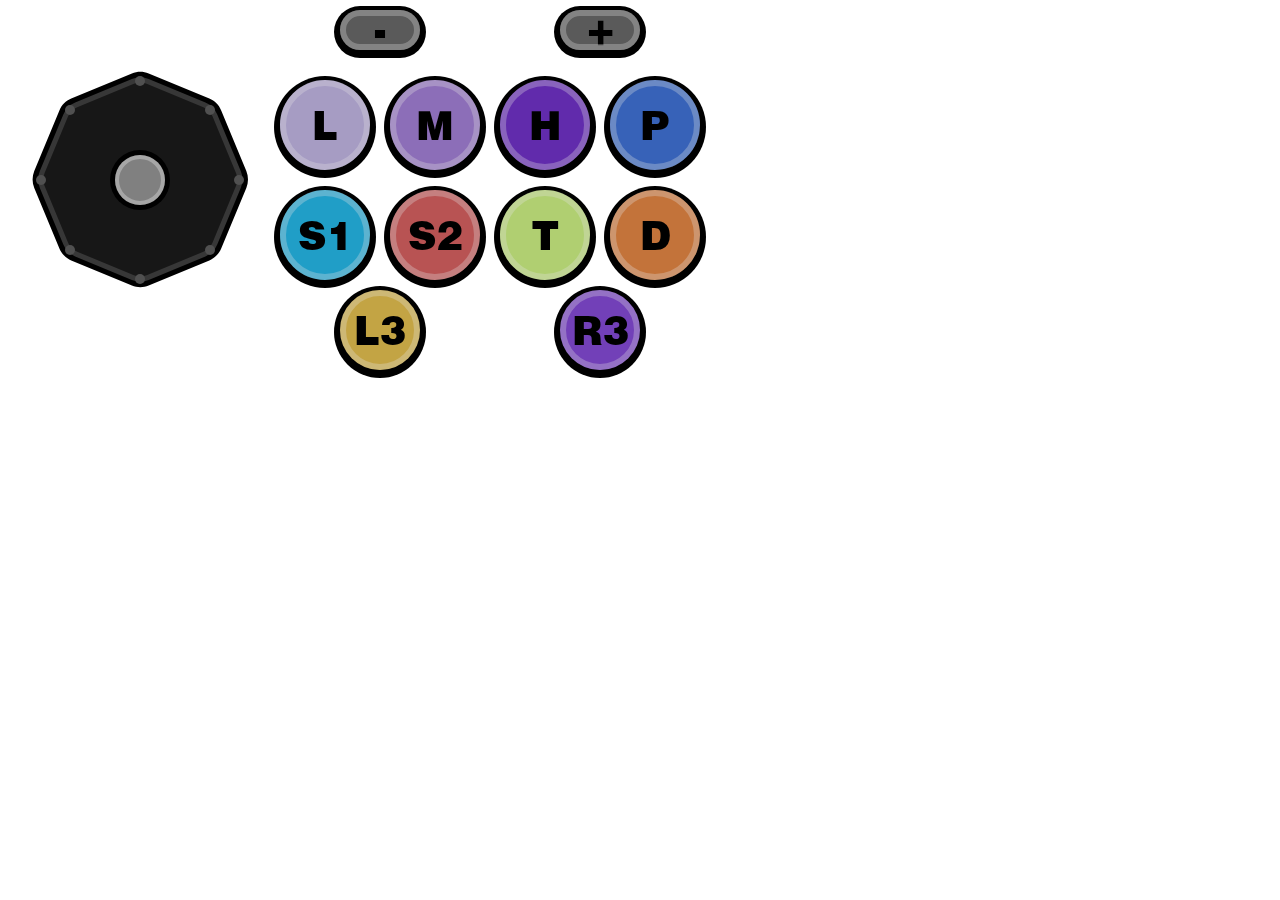
<file: 2XKO_Trailpad.html>
<!DOCTYPE html>
<html lang="en">
<head>
  <meta charset="UTF-8">
  <title>2XKO Overlay</title>
  <style>
    @font-face {
    font-family: 'Swiss721';
    src: url('fonts/Swiss721Black.ttf') format('truetype');         
    font-weight: normal;
    font-style: normal;
    }
    
    html, body {
      width: 100%;
      height: 100%;
      margin: 0;
      background: transparent;
      display: flex;
      justify-content: center;
      align-items: center;
      font-family: 'Swiss721', Arial, sans-serif;
    }

    #app {
      display: flex;
      position: absolute;
      top: 80px;
      left: 30px;
    }

    #stickWrapper {
      width: 220px;
      height: 220px;
      position: absolute;
      top: -10px;
      left: 0px;
      background: rgba(0,0,0,0);
      background-image: url('stickWrapper.svg');
      background-size: contain;
      border-radius: 50%;
    }

    #stickCanvas {
      width: 100%;
      height: 100%;
      display: block;
      background: transparent;
      z-index: 1;
    }

    #joystickHead {
      position: absolute;
      left: 50%;
      top: 50%;
      width: 50px;
      height: 50px;
      border-radius: 50%;
      outline: 4px solid rgba(255,255,255,0.3);
      outline-offset: -4px;
      box-shadow: 0px 0px 0px 5px rgba(0,0,0,1);
      transform: translate(-50%, -50%) scale(1);
      pointer-events: none;
      display: flex;
      align-items: center;
      justify-content: center;
      font-weight: bold;
      font-size: 20px;
      transition: left 0.01s, top 0.01s, transform 0.1s;
      background: rgba(128,128,128,1.0);
      color: #000;
      z-index: 3;
    }

    #directionMarkers {
      position: absolute;
      top: 0;
      left: 0;
      width: 100%;
      height: 100%;
      pointer-events: none;
      z-index: 2;
    }

    .marker {
      position: absolute;
      width: 10px;
      height: 10px;
      border-radius: 50%;
      background: rgba(80,80,80,1);
      transform: translate(-50%, -50%);
      transition: all 0.1s;
    }

    .marker.active {
      background: rgba(255,255,255,1);
      width: 10px;
      height: 10px;
    }

    .btn {
      position: absolute;
      background: rgba(0,0,0,1);
      width: 90px;
      height: 90px;
      display: flex;
      align-items: center;
      justify-content: center;
      font-size: 36px;
      text-transform: uppercase;
      transition: 0.05s;
      border-radius: 50%;
      outline: 6px solid rgba(255,255,255,0.3);
      outline-offset: -6px;
      box-shadow: 0 2px 0px 6px rgba(0,0,0,1.0);      
      filter: brightness(0.9);
      overflow: hidden;
      text-align: center;
      white-space: nowrap;
      color: #000;
    }

    /* Face buttons */
    .btn[data-btn="A"]   { background:#C3E67E; top:110px; left:470px; }
    .btn[data-btn="B"]   { background:#6C30BF; top:0px; left:470px; }
    .btn[data-btn="X"]   { background:#B8ADD9; top:0px; left:250px; }
    .btn[data-btn="Y"]   { background:#9C7ACC; top:0px; left:360px; }

    /* Shoulder + Trigger */
    .btn[data-btn="LB"]  { background:#3D6DCC; top:0px; left:580px; }
    .btn[data-btn="RB"]  { background:#D98041; top:110px; left:580px; }
    .btn[data-btn="LT"]  { background:#24AFDD; top:110px; left:250px;  }
    .btn[data-btn="RT"]  { background:#CC5C5C; top:110px; left:360px; }

    /* Sticks + System */
    .btn[data-btn="LS"]   { background:#D9B64C; top: 210px; left:310px; width: 80px; height: 80px; }
    .btn[data-btn="RS"]   { background:#7F47CC; top: 210px; left:530px; width: 80px; height: 80px; }
    .btn[data-btn="View"] { background:#646464; top:-70px; left:310px; width: 80px; height: 40px; border-radius: 30px; }
    .btn[data-btn="Menu"] { background:#646464; top:-70px; left:530px; width: 80px; height: 40px; border-radius: 30px; }

    .btn.active {
      filter: brightness(1.5);
      transform: scale(1.05);
    }
  </style>
</head>
<body>
  <div id="app">
    <div id="stickWrapper">
      <div id="directionMarkers">
        <div class="marker" id="marker0"></div>
        <div class="marker" id="marker1"></div>
        <div class="marker" id="marker2"></div>
        <div class="marker" id="marker3"></div>
        <div class="marker" id="marker4"></div>
        <div class="marker" id="marker5"></div>
        <div class="marker" id="marker6"></div>
        <div class="marker" id="marker7"></div>
      </div>
      <canvas id="stickCanvas"></canvas>
      <div id="joystickHead"></div>
    </div>

    <div class="btn" data-btn="A">T</div>
    <div class="btn" data-btn="B">H</div>
    <div class="btn" data-btn="X">L</div>
    <div class="btn" data-btn="Y">M</div>

    <div class="btn" data-btn="LB">P</div>
    <div class="btn" data-btn="RB">D</div>
    <div class="btn" data-btn="LT">S1</div>
    <div class="btn" data-btn="RT">S2</div>

    <div class="btn" data-btn="LS">L3</div>
    <div class="btn" data-btn="RS">R3</div>
    <div class="btn" data-btn="View">-</div>
    <div class="btn" data-btn="Menu">+</div>
  </div>

  <script>
    const cfg = {
      deadzone: 0.1,
      trail: 15,
      invertY: false,
      map: {A:0,B:1,X:2,Y:3,LB:4,RB:5,LT:6,RT:7,View:8,Menu:9,LS:10,RS:11},
      ignoredForJoystick: ['View','Menu','LS','RS']
    };

    // Collect manual button elements
    const btnEls = {};
    document.querySelectorAll('.btn').forEach(el => {
      btnEls[el.dataset.btn] = el;
    });

    function autoShrinkButtonText(btn) {
      const maxWidth = btn.clientWidth;
      btn.style.fontSize = "40px";
      requestAnimationFrame(() => {
        let fontSize = parseInt(window.getComputedStyle(btn).fontSize);
        while (btn.scrollWidth > maxWidth && fontSize > 8) {
          fontSize--;
          btn.style.fontSize = fontSize + "px";
        }
      });
    }
    Object.values(btnEls).forEach(autoShrinkButtonText);

    // GAMEPAD HANDLING
    let gamepadIndex = null;
    window.addEventListener('gamepadconnected', e => gamepadIndex = e.gamepad.index);
    window.addEventListener('gamepaddisconnected', () => gamepadIndex = null);

    const joystick = document.getElementById('joystickHead');
    const lastPressedTimes = {};

    function updateButtons(pad) {
      if (!pad?.buttons) {
        joystick.style.transform = 'translate(-50%, -50%) scale(1)';
        joystick.textContent = '';
        joystick.style.background = 'rgba(128,128,128,1)';
        joystick.style.color = '#fff';
        Object.values(btnEls).forEach(btn => btn.classList.remove('active'));
        return;
      }

      for (const key in btnEls) {
        const idx = cfg.map[key];
        if (idx === undefined) continue;
        const pressed = !!pad.buttons[idx]?.pressed;
        btnEls[key].classList.toggle('active', pressed);
        lastPressedTimes[key] = pressed ? performance.now() : lastPressedTimes[key] || 0;
      }

      let activeBtn = null, latestTime = -1;
      for (const key in lastPressedTimes) {
        if (btnEls[key].classList.contains('active') &&
            !cfg.ignoredForJoystick.includes(key) &&
            lastPressedTimes[key] > latestTime) {
          latestTime = lastPressedTimes[key];
          activeBtn = key;
        }
      }

      if (activeBtn) {
        const btnColor = window.getComputedStyle(btnEls[activeBtn]).backgroundColor;
        const btnTextColor = window.getComputedStyle(btnEls[activeBtn]).color;
        joystick.style.transform = 'translate(-50%, -50%) scale(1.3)';
        joystick.textContent = btnEls[activeBtn].textContent;
        joystick.style.background = btnColor;
        joystick.style.color = btnTextColor;
      } else {
        joystick.style.transform = 'translate(-50%, -50%) scale(1)';
        joystick.textContent = '';
        joystick.style.background = 'rgba(128,128,128,1)';
        joystick.style.color = '#fff';
      }
    }

    // --- joystick/trail logic unchanged ---
    function radialDeadzone(x, y, dz) {
      const mag = Math.hypot(x, y);
      if (mag < dz) return {x:0, y:0};
      const s = (mag - dz) / (1 - dz);
      return {x: x * s / mag, y: y * s / mag};
    }
    function clampCircle(x, y) {
      const mag = Math.hypot(x, y);
      if (mag > 1) return {x: x/mag, y: y/mag};
      return {x, y};
    }
    function getStickXY(pad) {
      if (!pad) return {x:0, y:0};
      let {x, y} = radialDeadzone(pad.axes[0]||0, pad.axes[1]||0, cfg.deadzone);
      const up = pad.buttons[12]?.pressed ? 1 : 0;
      const down = pad.buttons[13]?.pressed ? 1 : 0;
      const left = pad.buttons[14]?.pressed ? 1 : 0;
      const right = pad.buttons[15]?.pressed ? 1 : 0;
      x += right - left;
      y += down - up;
      if (cfg.invertY) y *= -1;
      return clampCircle(x, y);
    }
    let smooth = {x:0, y:0};
    const SMOOTH = 0.95;
    function getSmoothedXY(pad) {
      const t = getStickXY(pad);
      smooth.x += (t.x - smooth.x) * SMOOTH;
      smooth.y += (t.y - smooth.y) * SMOOTH;
      return clampCircle(smooth.x, smooth.y);
    }
    const directions = [
      {x:0,y:-1},{x:1,y:-1},{x:1,y:0},{x:1,y:1},
      {x:0,y:1},{x:-1,y:1},{x:-1,y:0},{x:-1,y:-1}
    ];
    const normDirs = directions.map(d => {
      const mag = Math.hypot(d.x,d.y);
      return {x: d.x/mag, y: d.y/mag};
    });
    const markers = Array.from({length:8}, (_,i) => document.getElementById('marker'+i));
    function getClosestDirection(x, y) {
      const mag = Math.hypot(x, y);
      if (mag < 0.25) return -1;
      let best = -1, bestDot = -Infinity;
      normDirs.forEach((d,i) => {
        const dot = (x*d.x + y*d.y)/mag;
        if (dot > bestDot) { bestDot = dot; best = i; }
      });
      return best;
    }
    function updateMarkers(activeDir) {
      normDirs.forEach((d, i) => {
        markers[i].style.left = 50 + d.x*45 + '%';
        markers[i].style.top = 50 + d.y*45 + '%';
        markers[i].classList.toggle('active', i === activeDir);
      });
    }
    updateMarkers(-1);
    const canvas = document.getElementById('stickCanvas');
    const ctx = canvas.getContext('2d');
    let canvasRadius = 0;
    function resizeCanvas() {
      const rect = canvas.getBoundingClientRect();
      canvas.width = rect.width;
      canvas.height = rect.height;
      canvasRadius = Math.min(rect.width, rect.height)/2 - 10;
    }
    resizeCanvas();
    window.addEventListener('resize', resizeCanvas);
    const trail = [];
    function drawTrail(x, y) {
      trail.push({x,y});
      if (trail.length > cfg.trail) trail.shift();
      ctx.clearRect(0,0,canvas.width,canvas.height);
      const cx = canvas.width/2, cy = canvas.height/2;
      for (let i=1; i<trail.length; i++) {
        const p0 = trail[i-1], p1 = trail[i];
        const t = i/trail.length;
        ctx.beginPath();
        ctx.moveTo(cx + p0.x*canvasRadius, cy + p0.y*canvasRadius);
        ctx.lineTo(cx + p1.x*canvasRadius, cy + p1.y*canvasRadius);
        ctx.lineWidth = 10 * (t * 2);
        ctx.lineCap = 'round';
        ctx.strokeStyle = '#CEEC73';
        ctx.stroke();
      }
    }
    function updateJoystickHead(x, y) {
      joystick.style.left = 50 + x*45 + '%';
      joystick.style.top = 50 + y*45 + '%';
    }
    function loop() {
      const pad = navigator.getGamepads()[gamepadIndex ?? 0];
      if (pad) {
        const sm = getSmoothedXY(pad);
        drawTrail(sm.x, sm.y);
        const {x, y} = getStickXY(pad);
        updateJoystickHead(x, y);
        updateButtons(pad);
        updateMarkers(getClosestDirection(x, y));
      } else {
        updateButtons(null);
      }
      requestAnimationFrame(loop);
    }
    requestAnimationFrame(loop);
  </script>
</body>
</html>
</file>
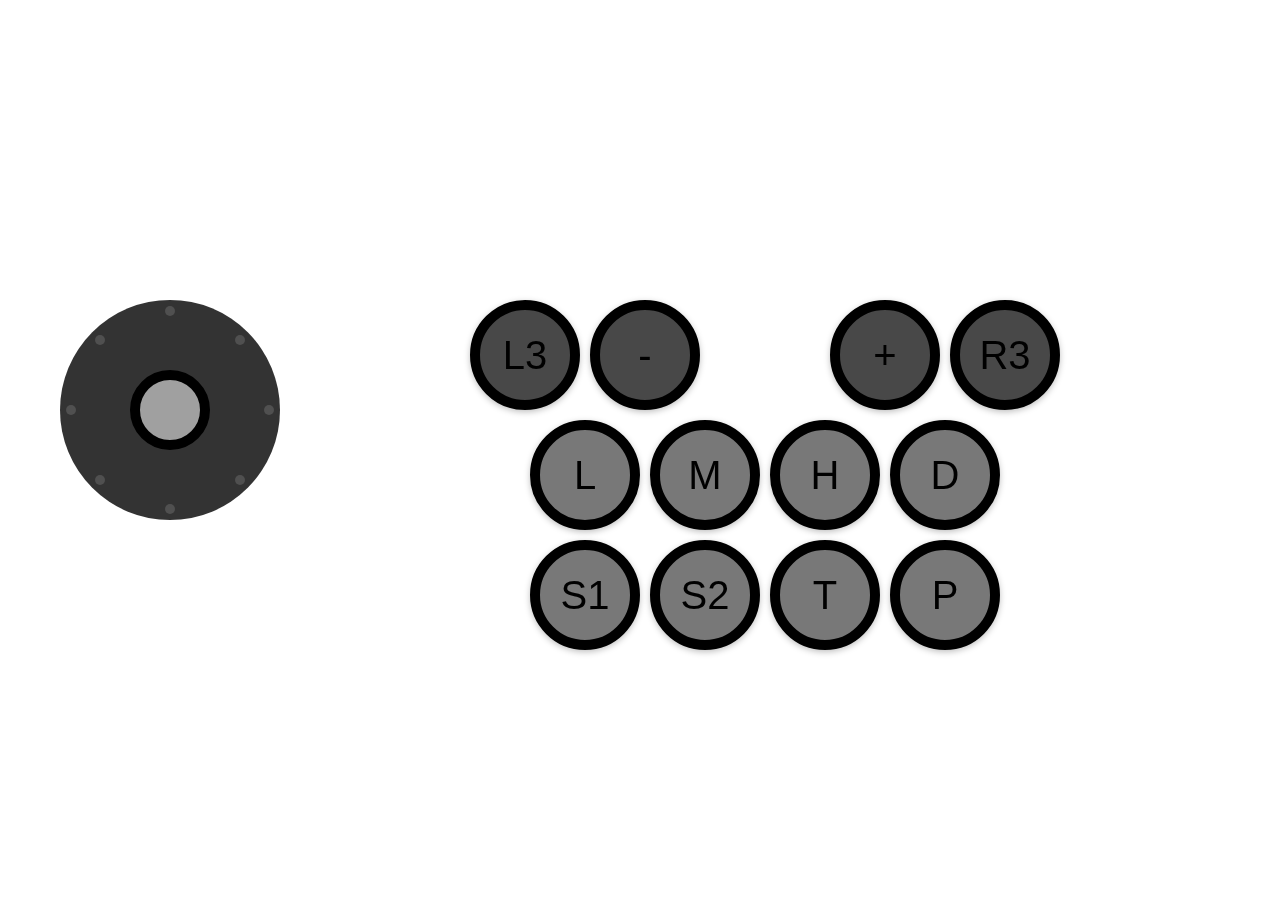
<file: Trailpad_src.html>
<!DOCTYPE html>
<html lang="en">
<head>
  <meta charset="UTF-8">
  <title>2XKO Overlay</title>
  <style>
    html, body {
      width: 100%;
      height: 100%;
      margin: 0;
      background: transparent;
      display: flex;
      justify-content: center;
      align-items: center;
      font-family: 'Swiss 721', Arial, sans-serif;
    }

    #app {
      display: flex;
    }

    #stickWrapper {
      width: 220px;
      height: 220px;
      position: absolute;
      top: 300px;
      left: 60px;
      background: rgba(0,0,0,0.8);
      border-radius: 50%;
    }

    #stickCanvas {
      width: 100%;
      height: 100%;
      display: block;
      background: transparent;
    }

    #joystickHead {
      position: absolute;
      width: 60px;
      height: 60px;
      border-radius: 50%;
      border: 10px solid #000;
      transform: translate(-50%, -50%) scale(1);
      pointer-events: none;
      display: flex;
      align-items: center;
      justify-content: center;
      font-weight: bold;
      font-size: 30px;
      transition: left 0.01s, top 0.01s, transform 0.1s;
      background: rgba(160,160,160,1);
    }

    #directionMarkers {
      position: absolute;
      top: 0;
      left: 0;
      width: 100%;
      height: 100%;
      pointer-events: none;
    }

    .marker {
      position: absolute;
      width: 10px;
      height: 10px;
      border-radius: 50%;
      background: rgba(80,80,80,1);
      transform: translate(-50%, -50%);
      transition: all 0.1s;
    }

    .marker.active {
      background: rgba(255,255,255,1);
      width: 20px;
      height: 20px;
    }

    .buttons {
      position: relative;
      width: 300px;
      height: 300px;
    }

    .btn {
      position: absolute;
      width: 90px;
      height: 90px;
      display: flex;
      align-items: center;
      justify-content: center;
      font-size: 40px;
      text-transform: uppercase;
      transition: 0.05s;
      border-radius: 50%;
      border: 10px solid #000;
      box-shadow: 0 2px 6px rgba(0,0,0,0.25);
      font-family: 'Swiss 721', Arial, sans-serif;
      filter: brightness(0.6);
      overflow: hidden;
      text-align: center;
      white-space: nowrap;
    }

    .btn.active {
      filter: brightness(1);
      transform: scale(1.05);
    }
  </style>
</head>
<body>
  <div id="app">
    <div id="stickWrapper">
      <div id="directionMarkers">
        <div class="marker" id="marker0"></div>
        <div class="marker" id="marker1"></div>
        <div class="marker" id="marker2"></div>
        <div class="marker" id="marker3"></div>
        <div class="marker" id="marker4"></div>
        <div class="marker" id="marker5"></div>
        <div class="marker" id="marker6"></div>
        <div class="marker" id="marker7"></div>
      </div>
      <canvas id="stickCanvas"></canvas>
      <div id="joystickHead"></div>
    </div>

    <div class="controls">
      <div class="buttons" id="buttonGrid"></div>
    </div>
  </div>

  <script>
    // --------------------------
    // CONFIGURATION
    // --------------------------
    const cfg = {
      deadzone: 0.1,
      trail: 15,
      invertY: false,
      buttonStyle: {
        borderColor: '#000',
        activeColor: 'rgba(225,225,225,1)',
        defaultColor: 'rgba(160,160,160,1)'
      },
      buttons: [
        {id:'A', top:240, left:280, label:'T', color:'rgba(200,200,200,1)'},
        {id:'B', top:120, left:280, label:'H', color:'rgba(200,200,200,1)'},
        {id:'X', top:120, left:40,  label:'L', color:'rgba(200,200,200,1)'},
        {id:'Y', top:120, left:160, label:'M', color:'rgba(200,200,200,1)'},
        {id:'LB', top:240, left:400, label:'P', color:'rgba(200,200,200,1)'},
        {id:'RB', top:120, left:400, label:'D', color:'rgba(200,200,200,1)'},
        {id:'LT', top:240, left:40,  label:'S1', color:'rgba(200,200,200,1)'},
        {id:'RT', top:240, left:160, label:'S2', color:'rgba(200,200,200,1)'},
        {id:'LS', top:0, left:-20,   label:'L3', color:'rgba(120,120,120,1)'},
        {id:'RS', top:0, left:460,   label:'R3', color:'rgba(120,120,120,1)'},
        {id:'View', top:0, left:100, label:'-', color:'rgba(120,120,120,1)'},
        {id:'Menu', top:0, left:340, label:'+', color:'rgba(120,120,120,1)'},
      ],
      map: {A:0,B:1,X:2,Y:3,LB:4,RB:5,LT:6,RT:7,View:8,Menu:9,LS:10,RS:11},
      ignoredForJoystick: ['View','Menu','LS','RS'],
      hiddenButtons: []
    };

    // --------------------------
    // BUTTON CREATION & TEXT SHRINK
    // --------------------------
    const buttonGrid = document.getElementById('buttonGrid');
    const btnEls = {};

    cfg.buttons.forEach(b => {
      if (cfg.hiddenButtons.includes(b.id)) return;
      const btn = document.createElement('div');
      btn.className = 'btn';
      btn.dataset.btn = b.id;
      btn.textContent = b.label;
      btn.style.top = b.top + 'px';
      btn.style.left = b.left + 'px';
      btn.style.background = b.color || cfg.buttonStyle.defaultColor;
      btn.style.borderColor = cfg.buttonStyle.borderColor;
      buttonGrid.appendChild(btn);
      btnEls[b.id] = btn;
    });

    function autoShrinkButtonText(btn) {
      const maxWidth = btn.clientWidth;
      btn.style.fontSize = "40px";

      requestAnimationFrame(() => {
        let fontSize = parseInt(window.getComputedStyle(btn).fontSize);
        while (btn.scrollWidth > maxWidth && fontSize > 8) {
          fontSize--;
          btn.style.fontSize = fontSize + "px";
        }
      });
    }

    Object.values(btnEls).forEach(autoShrinkButtonText);

    function setButtonLabel(btn, label) {
      btn.textContent = label;
      btn.style.fontSize = "40px";
      autoShrinkButtonText(btn);
    }

    // --------------------------
    // GAMEPAD LOGIC
    // --------------------------
    let gamepadIndex = null;
    window.addEventListener('gamepadconnected', e => gamepadIndex = e.gamepad.index);
    window.addEventListener('gamepaddisconnected', () => gamepadIndex = null);

    const joystick = document.getElementById('joystickHead');
    const lastPressedTimes = {};

    function updateButtons(pad) {
      if (!pad?.buttons) {
        joystick.style.transform = 'translate(-50%, -50%) scale(1)';
        joystick.textContent = '';
        Object.values(btnEls).forEach(btn => btn.classList.remove('active'));
        return;
      }

      for (const key in btnEls) {
        const idx = cfg.map[key];
        if (idx === undefined) continue;
        const pressed = !!pad.buttons[idx]?.pressed;
        btnEls[key].classList.toggle('active', pressed);
        lastPressedTimes[key] = pressed ? performance.now() : lastPressedTimes[key] || 0;
      }

      let activeBtn = null, latestTime = -1;
      for (const key in lastPressedTimes) {
        if (btnEls[key].classList.contains('active') &&
            !cfg.ignoredForJoystick.includes(key) &&
            lastPressedTimes[key] > latestTime) {
          latestTime = lastPressedTimes[key];
          activeBtn = key;
        }
      }

      if (activeBtn) {
        joystick.style.transform = 'translate(-50%, -50%) scale(1.3)';
        joystick.textContent = btnEls[activeBtn].textContent;
        joystick.style.background = btnEls[activeBtn].style.background;
        joystick.style.color = '#000';
      } else {
        joystick.style.transform = 'translate(-50%, -50%) scale(1)';
        joystick.textContent = '';
        joystick.style.background = 'rgba(215,215,215,1)';
      }
    }

    // --------------------------
    // JOYSTICK MATH
    // --------------------------
    function radialDeadzone(x, y, dz) {
      const mag = Math.hypot(x, y);
      if (mag < dz) return {x:0, y:0};
      const s = (mag - dz) / (1 - dz);
      return {x: x * s / mag, y: y * s / mag};
    }

    function clampCircle(x, y) {
      const mag = Math.hypot(x, y);
      if (mag > 1) return {x: x/mag, y: y/mag};
      return {x, y};
    }

    function getStickXY(pad) {
      if (!pad) return {x:0, y:0};
      let {x, y} = radialDeadzone(pad.axes[0]||0, pad.axes[1]||0, cfg.deadzone);
      const up = pad.buttons[12]?.pressed ? 1 : 0;
      const down = pad.buttons[13]?.pressed ? 1 : 0;
      const left = pad.buttons[14]?.pressed ? 1 : 0;
      const right = pad.buttons[15]?.pressed ? 1 : 0;
      x += right - left;
      y += down - up;
      if (cfg.invertY) y *= -1;
      return clampCircle(x, y);
    }

    let smooth = {x:0, y:0};
    const SMOOTH = 0.95;
    function getSmoothedXY(pad) {
      const t = getStickXY(pad);
      smooth.x += (t.x - smooth.x) * SMOOTH;
      smooth.y += (t.y - smooth.y) * SMOOTH;
      return clampCircle(smooth.x, smooth.y);
    }

    // --------------------------
    // DIRECTION MARKERS
    // --------------------------
    const directions = [
      {x:0,y:-1},{x:1,y:-1},{x:1,y:0},{x:1,y:1},
      {x:0,y:1},{x:-1,y:1},{x:-1,y:0},{x:-1,y:-1}
    ];

    const normDirs = directions.map(d => {
      const mag = Math.hypot(d.x,d.y);
      return {x: d.x/mag, y: d.y/mag};
    });

    const markers = Array.from({length:8}, (_,i) => document.getElementById('marker'+i));

    function getClosestDirection(x, y) {
      const mag = Math.hypot(x, y);
      if (mag < 0.25) return -1;
      let best = -1, bestDot = -Infinity;
      normDirs.forEach((d,i) => {
        const dot = (x*d.x + y*d.y)/mag;
        if (dot > bestDot) { bestDot = dot; best = i; }
      });
      return best;
    }

    function updateMarkers(activeDir) {
      normDirs.forEach((d, i) => {
        markers[i].style.left = 50 + d.x*45 + '%';
        markers[i].style.top = 50 + d.y*45 + '%';
        markers[i].classList.toggle('active', i === activeDir);
      });
    }

    // --------------------------
    // CANVAS TRAIL
    // --------------------------
    const canvas = document.getElementById('stickCanvas');
    const ctx = canvas.getContext('2d');
    let canvasRadius = 0;

    function resizeCanvas() {
      const rect = canvas.getBoundingClientRect();
      canvas.width = rect.width;
      canvas.height = rect.height;
      canvasRadius = Math.min(rect.width, rect.height)/2 - 10;
    }

    resizeCanvas();
    window.addEventListener('resize', resizeCanvas);

    const trail = [];
    function drawTrail(x, y) {
      trail.push({x,y});
      if (trail.length > cfg.trail) trail.shift();

      ctx.clearRect(0,0,canvas.width,canvas.height);
      const cx = canvas.width/2, cy = canvas.height/2;

      for (let i=1; i<trail.length; i++) {
        const p0 = trail[i-1], p1 = trail[i];
        const t = i/trail.length;
        ctx.beginPath();
        ctx.moveTo(cx + p0.x*canvasRadius, cy + p0.y*canvasRadius);
        ctx.lineTo(cx + p1.x*canvasRadius, cy + p1.y*canvasRadius);
        ctx.lineWidth = 20 * (t / t);
        ctx.lineCap = 'round';
        ctx.strokeStyle = 'rgba(200,200,200,1)';
        ctx.shadowBlur = 0;
        ctx.shadowColor = 'rgba(128,128,128,1)';
        ctx.stroke();
      }
    }

    function updateJoystickHead(x, y) {
      joystick.style.left = 50 + x*45 + '%';
      joystick.style.top = 50 + y*45 + '%';
    }

    // --------------------------
    // MAIN LOOP
    // --------------------------
    function loop() {
      const pad = navigator.getGamepads()[gamepadIndex ?? 0];
      const sm = getSmoothedXY(pad);
      drawTrail(sm.x, sm.y);

      const {x, y} = getStickXY(pad);
      updateJoystickHead(x, y);
      updateButtons(pad);
      updateMarkers(getClosestDirection(x, y));

      requestAnimationFrame(loop);
    }

    requestAnimationFrame(loop);
  </script>
</body>
</html>
</file>
